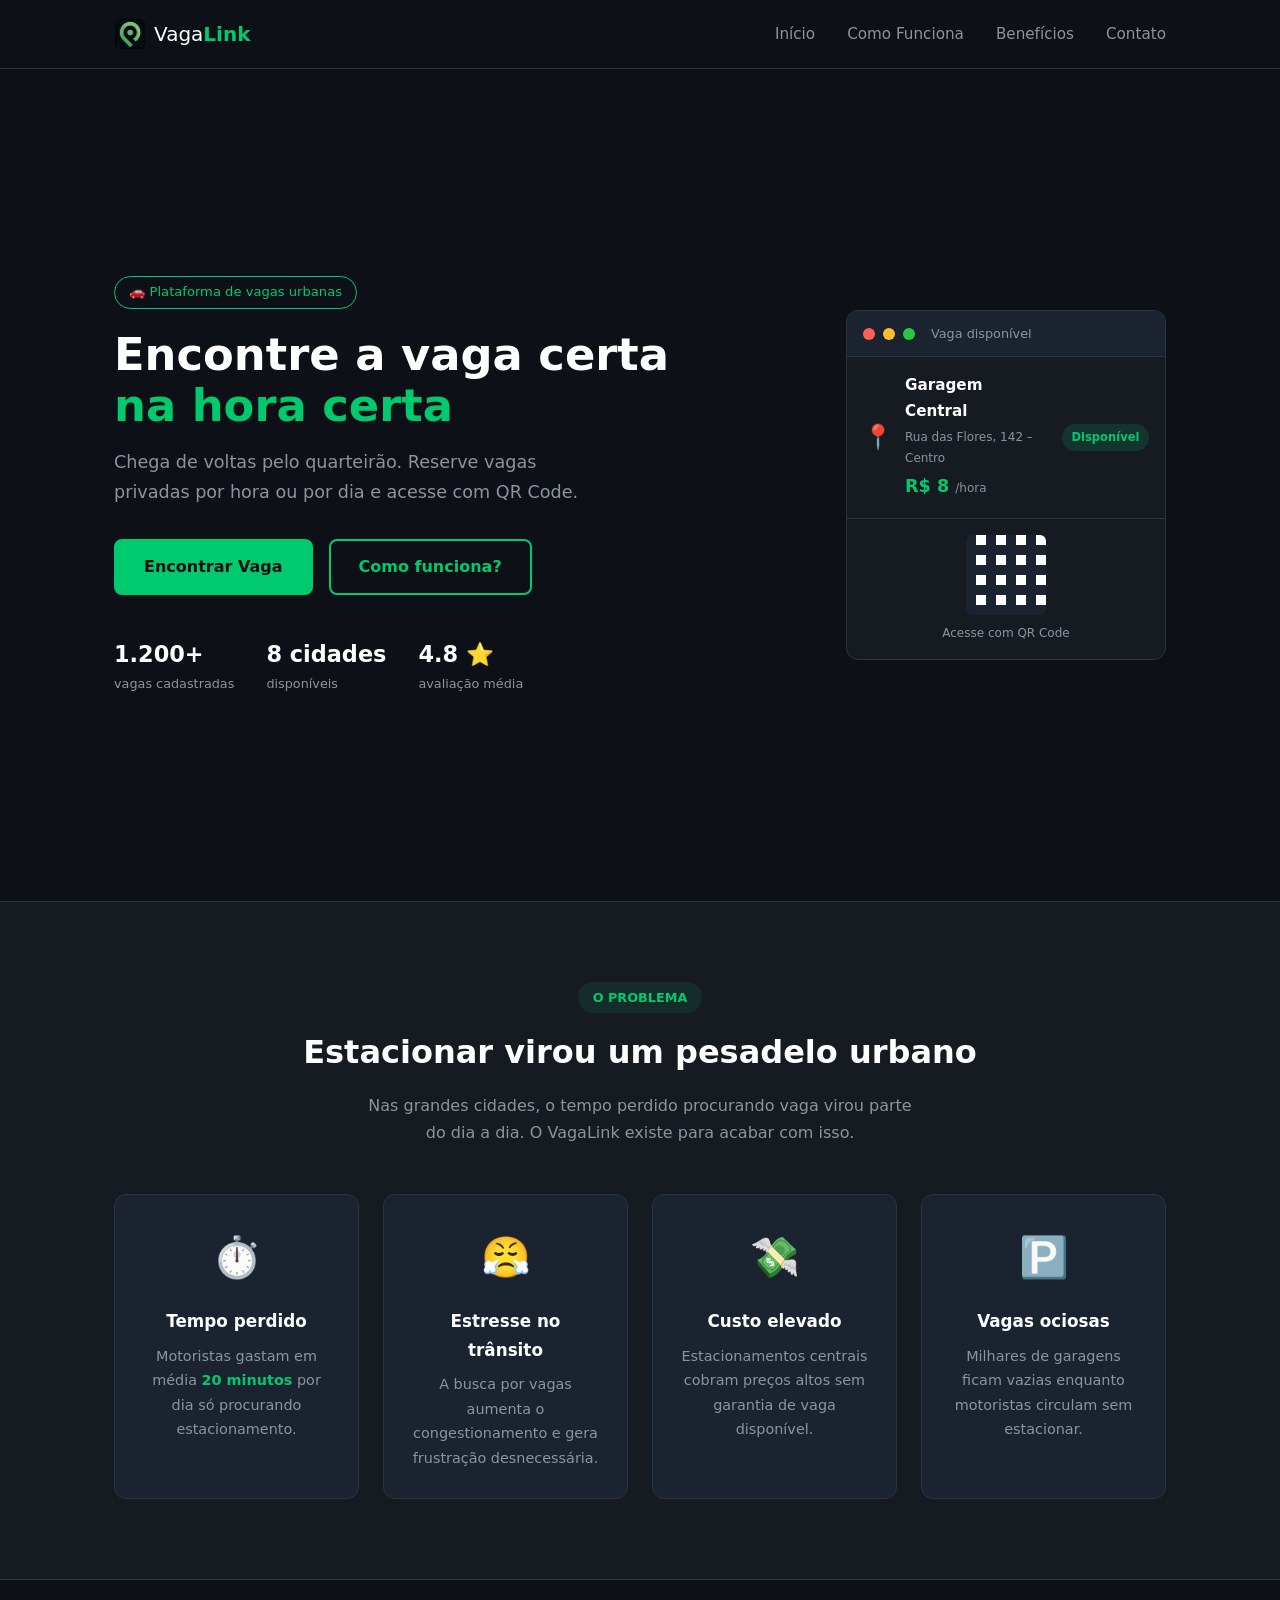
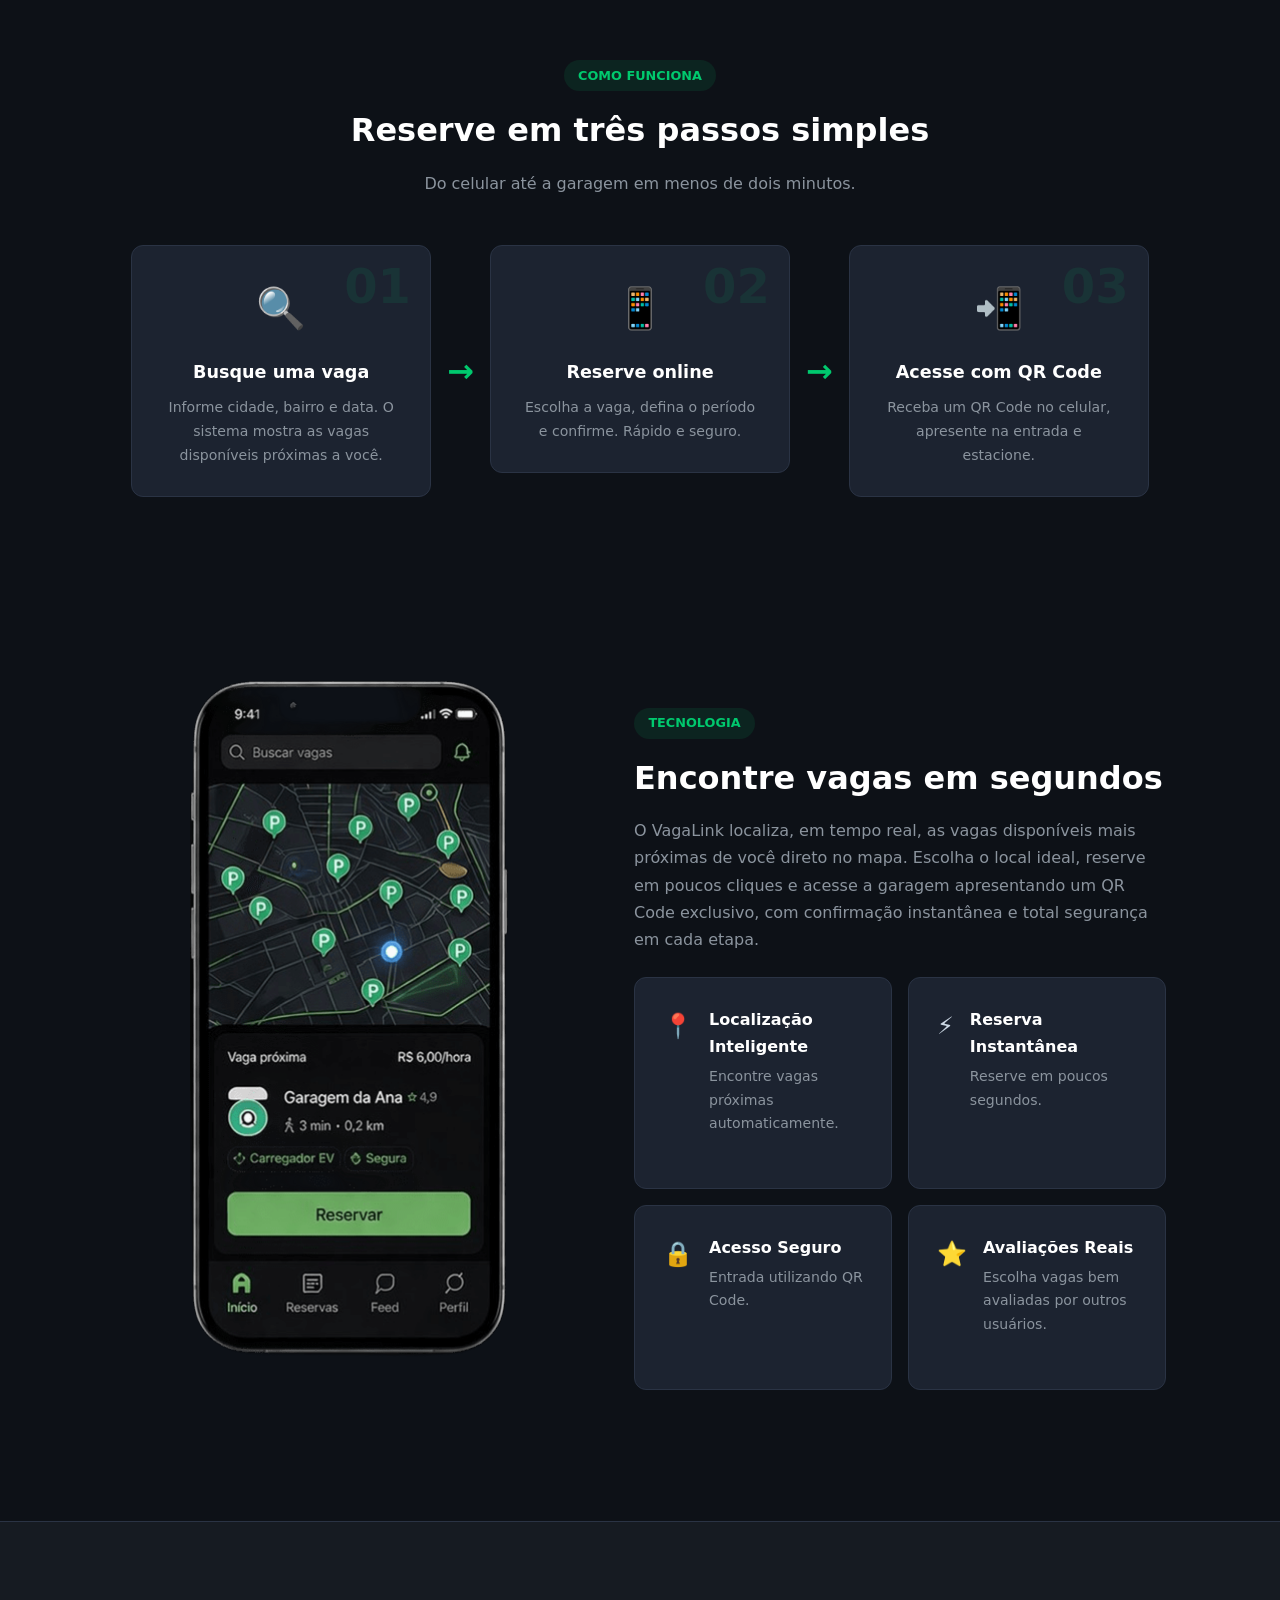
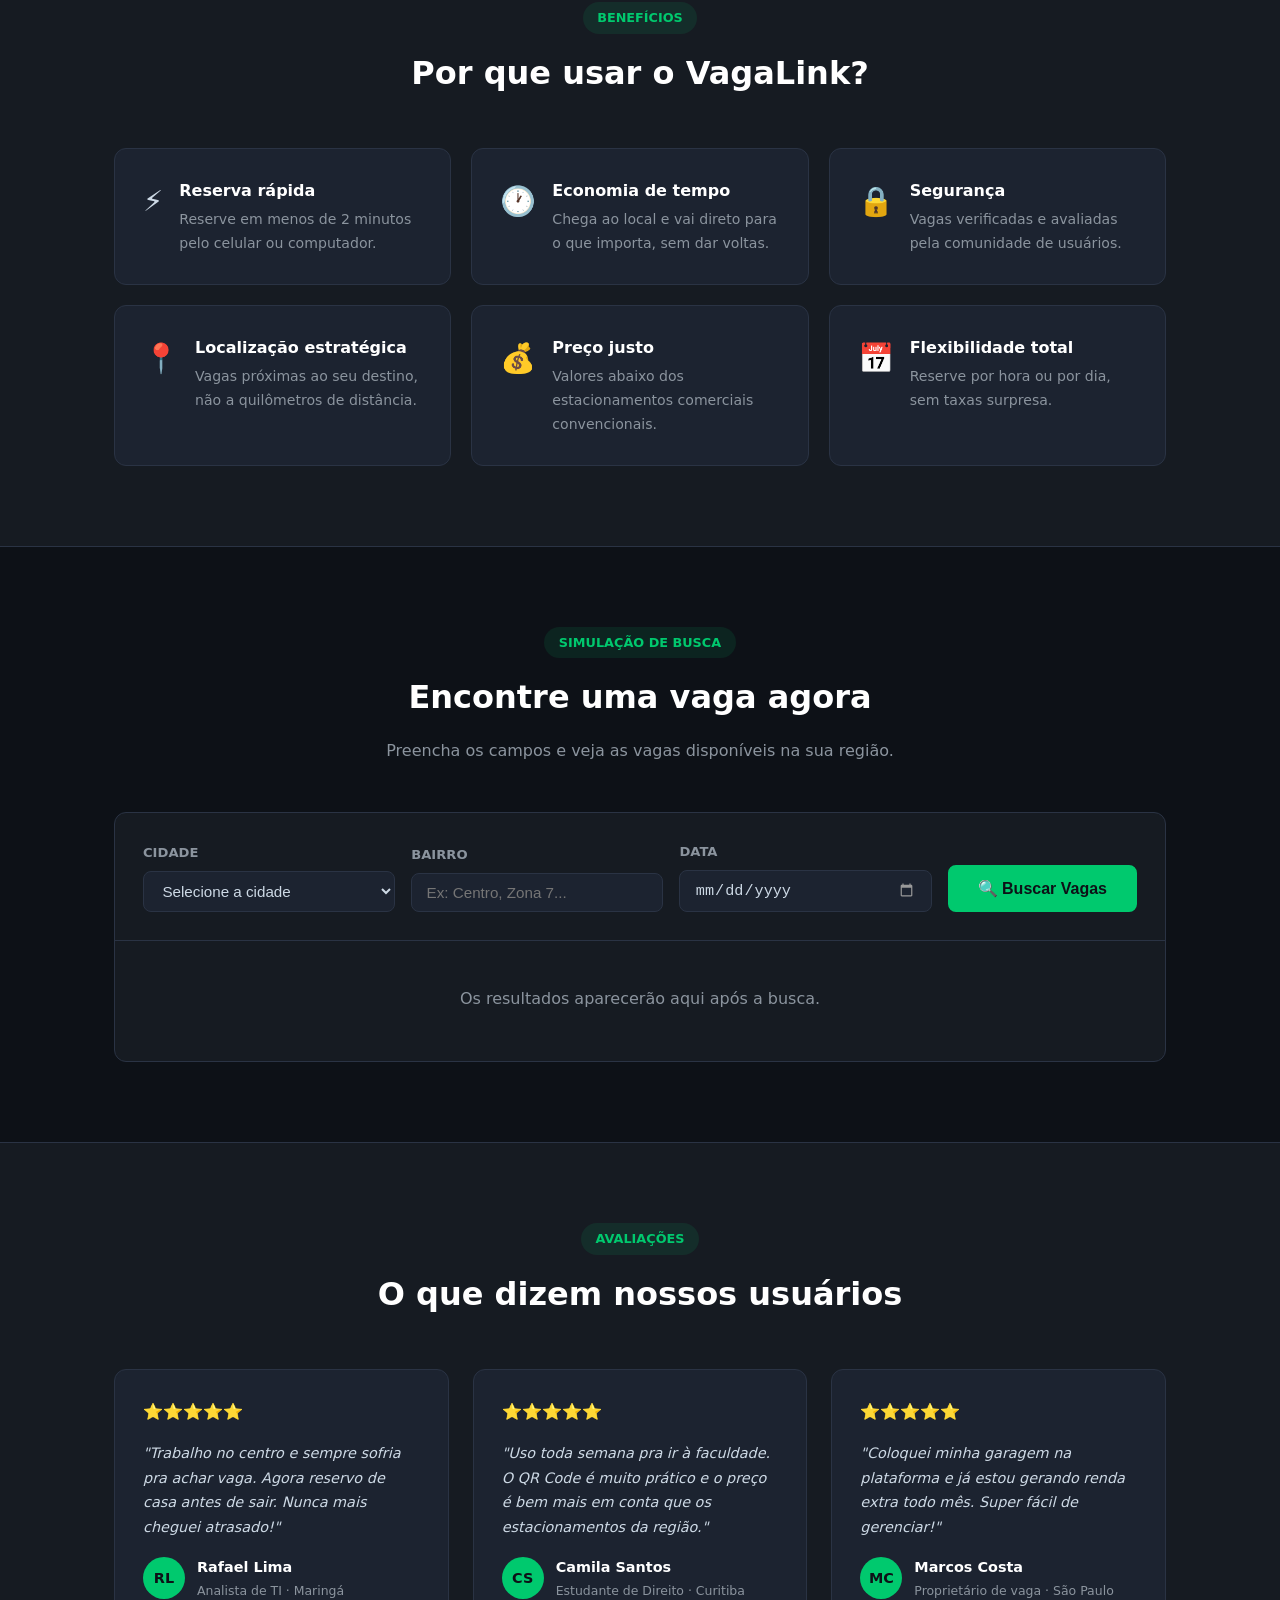
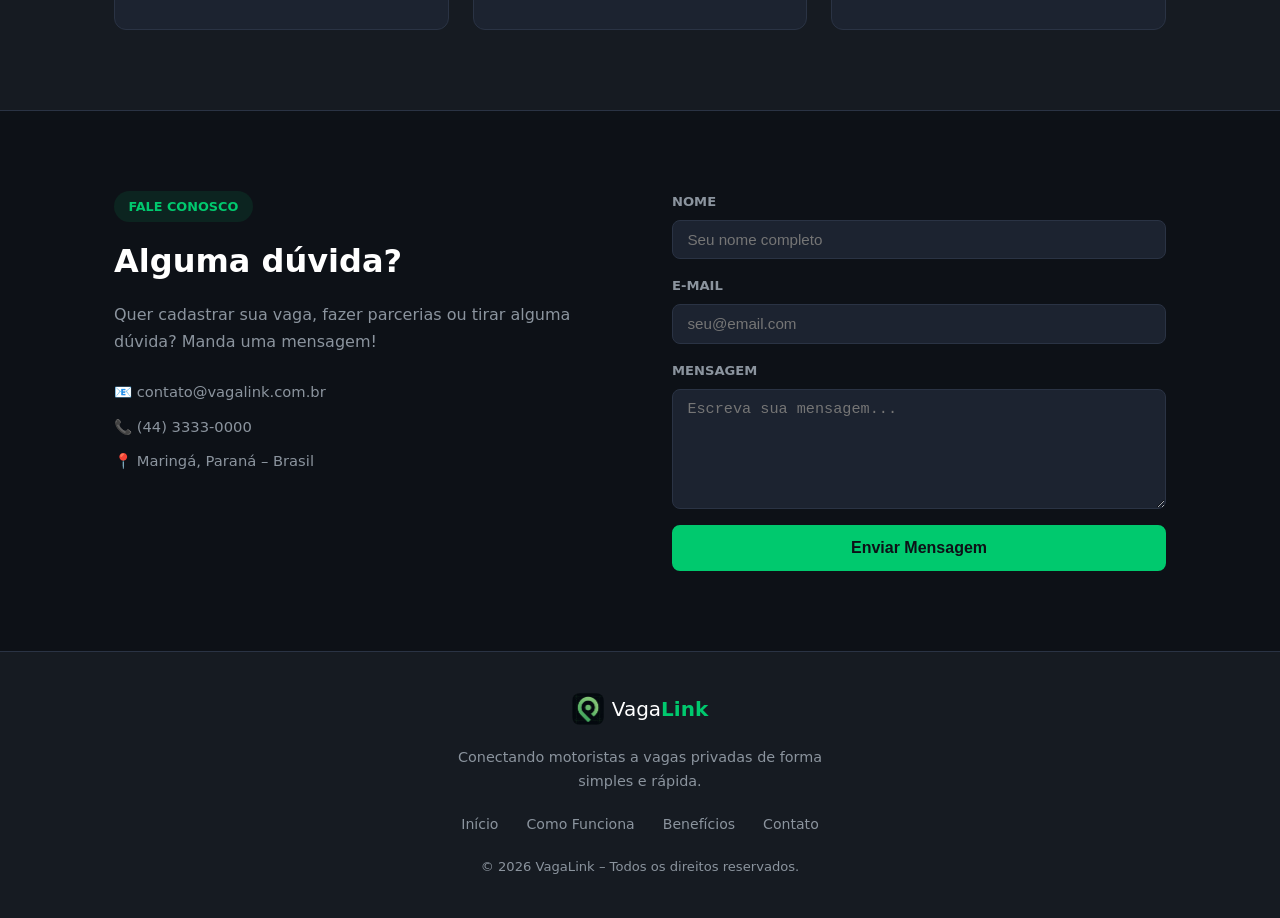
<file: index.html>
<!DOCTYPE html>
<html lang="pt-BR">
<head>
  <meta charset="UTF-8" />
  <meta name="viewport" content="width=device-width, initial-scale=1.0" />
  <link rel="icon" type="image/png" href="imagens/VagaLink_Iccon.png">
  <title>VagaLink – Encontre a vaga certa na hora certa</title>
  <link rel="stylesheet" href="style.css" />
</head>
<body>

  <!-- CABEÇALHO -->
  <header class="cabecalho">
    <div class="cabecalho-interno">

    <a href="#hero" class="logo">
    <img src="imagens/VagaLink.png" alt="Logo VagaLink" class="logo-icone">
    <span class="logo-texto">Vaga<strong>Link</strong></span>
    </a>

      <button class="btn-menu" id="btnMenu" aria-label="Abrir menu">
        <span></span><span></span><span></span>
      </button>

      <nav class="navegacao" id="navegacaoPrincipal">
        <ul class="lista-nav">
          <li><a href="#hero" class="link-nav">Início</a></li>
          <li><a href="#como-funciona" class="link-nav">Como Funciona</a></li>
          <li><a href="#beneficios" class="link-nav">Benefícios</a></li>
          <li><a href="#contato"  class="link-nav">Contato</a></li>
        </ul>
      </nav>

    </div>
  </header>

  <!-- HERO -->
  <section class="hero" id="hero">
    <div class="hero-conteudo">
      <span class="hero-badge">🚗 Plataforma de vagas urbanas</span>
      <h1 class="hero-titulo">Encontre a vaga certa<br><span class="destaque">na hora certa</span></h1>
      <p class="hero-subtitulo">Chega de voltas pelo quarteirão. Reserve vagas privadas por hora ou por dia e acesse com QR Code.</p>

      <div class="hero-acoes">
        <a href="#busca" class="btn btn-primario">Encontrar Vaga</a>
        <a href="#como-funciona" class="btn btn-contorno">Como funciona?</a>
      </div>

      <div class="hero-estatisticas">
        <div class="estatistica">
          <span class="estat-numero">1.200+</span>
          <span class="estat-legenda">vagas cadastradas</span>
        </div>
        <div class="estatistica">
          <span class="estat-numero">8 cidades</span>
          <span class="estat-legenda">disponíveis</span>
        </div>
        <div class="estatistica">
          <span class="estat-numero">4.8 ⭐</span>
          <span class="estat-legenda">avaliação média</span>
        </div>
      </div>
    </div>

    <div class="hero-visual">
      <div class="card-mockup">

        <div class="mockup-topo">
          <span class="ponto vermelho"></span>
          <span class="ponto amarelo"></span>
          <span class="ponto verde"></span>
          <span class="mockup-titulo-barra">Vaga disponível</span>
        </div>

        <div class="mockup-corpo">
          <span class="mockup-pin">📍</span>
          <div class="mockup-info">
            <p class="mockup-nome">Garagem Central</p>
            <p class="mockup-endereco">Rua das Flores, 142 – Centro</p>
            <p class="mockup-preco">R$ 8 <span>/hora</span></p>
          </div>
          <span class="mockup-etiqueta">Disponível</span>
        </div>

        <div class="mockup-qr">
          <div class="grade-qr"></div>
          <p>Acesse com QR Code</p>
        </div>

      </div>
    </div>
  </section>

  <!-- PROBLEMA -->
  <section class="secao-alt" id="problema">
    <div class="container">
      <div class="cabecalho-secao">
        <span class="rotulo-secao">O problema</span>
        <h2 class="titulo-secao">Estacionar virou um pesadelo urbano</h2>
        <p class="desc-secao">Nas grandes cidades, o tempo perdido procurando vaga virou parte do dia a dia. O VagaLink existe para acabar com isso.</p>
      </div>

   
      <div class="grade">
        <div class="card texto-centro">
          <span class="icone-card">⏱️</span>
          <h3>Tempo perdido</h3>
          <p>Motoristas gastam em média <strong>20 minutos</strong> por dia só procurando estacionamento.</p>
        </div>
        <div class="card texto-centro">
          <span class="icone-card">😤</span>
          <h3>Estresse no trânsito</h3>
          <p>A busca por vagas aumenta o congestionamento e gera frustração desnecessária.</p>
        </div>
        <div class="card texto-centro">
          <span class="icone-card">💸</span>
          <h3>Custo elevado</h3>
          <p>Estacionamentos centrais cobram preços altos sem garantia de vaga disponível.</p>
        </div>
        <div class="card texto-centro">
          <span class="icone-card">🅿️</span>
          <h3>Vagas ociosas</h3>
          <p>Milhares de garagens ficam vazias enquanto motoristas circulam sem estacionar.</p>
        </div>
      </div>
    </div>
  </section>

  <!-- COMO FUNCIONA -->
  <section class="secao" id="como-funciona">
    <div class="container">
      <div class="cabecalho-secao">
        <span class="rotulo-secao">Como funciona</span>
        <h2 class="titulo-secao">Reserve em três passos simples</h2>
        <p class="desc-secao">Do celular até a garagem em menos de dois minutos.</p>
      </div>

      <div class="grade-passos">

        <div class="card passo">
          <div class="numero-passo">01</div>
          <div class="icone-passo">🔍</div>
          <h3>Busque uma vaga</h3>
          <p>Informe cidade, bairro e data. O sistema mostra as vagas disponíveis próximas a você.</p>
        </div>

        <span class="seta-passo" aria-hidden="true">→</span>

        <div class="card passo">
          <div class="numero-passo">02</div>
          <div class="icone-passo">📱</div>
          <h3>Reserve online</h3>
          <p>Escolha a vaga, defina o período e confirme. Rápido e seguro.</p>
        </div>

        <span class="seta-passo" aria-hidden="true">→</span>

        <div class="card passo">
          <div class="numero-passo">03</div>
          <div class="icone-passo">📲</div>
          <h3>Acesse com QR Code</h3>
          <p>Receba um QR Code no celular, apresente na entrada e estacione.</p>
        </div>

      </div>
    </div>
  </section>

  <!-- SOLUÇÃO -->
  <section class="secao" id="solucao">
    <div class="container">
      <div class="solucao-interno">

        <div class="solucao-imagem">
          <img src="imagens/vagalink-app-mockup.png" alt="Tela do aplicativo VagaLink mostrando vagas próximas no mapa e botão de reserva" class="imagem-solucao">
        </div>

        <div class="solucao-conteudo">
          <span class="rotulo-secao">Tecnologia</span>
          <h2 class="titulo-secao">Encontre vagas em segundos</h2>
          <p>O VagaLink localiza, em tempo real, as vagas disponíveis mais próximas de você direto no mapa. Escolha o local ideal, reserve em poucos cliques e acesse a garagem apresentando um QR Code exclusivo, com confirmação instantânea e total segurança em cada etapa.</p>

          <div class="grade-recursos">
            <div class="card item-beneficio">
              <span class="icone-beneficio">📍</span>
              <div>
                <h4>Localização Inteligente</h4>
                <p>Encontre vagas próximas automaticamente.</p>
              </div>
            </div>
            <div class="card item-beneficio">
              <span class="icone-beneficio">⚡</span>
              <div>
                <h4>Reserva Instantânea</h4>
                <p>Reserve em poucos segundos.</p>
              </div>
            </div>
            <div class="card item-beneficio">
              <span class="icone-beneficio">🔒</span>
              <div>
                <h4>Acesso Seguro</h4>
                <p>Entrada utilizando QR Code.</p>
              </div>
            </div>
            <div class="card item-beneficio">
              <span class="icone-beneficio">⭐</span>
              <div>
                <h4>Avaliações Reais</h4>
                <p>Escolha vagas bem avaliadas por outros usuários.</p>
              </div>
            </div>
          </div>

        </div>

      </div>
    </div>
  </section>

  <!-- BENEFÍCIOS -->
  <section class="secao-alt" id="beneficios">
    <div class="container">
      <div class="cabecalho-secao">
        <span class="rotulo-secao">Benefícios</span>
        <h2 class="titulo-secao">Por que usar o VagaLink?</h2>
      </div>

      <div class="grade-2col">
        <div class="card item-beneficio">
          <span class="icone-beneficio">⚡</span>
          <div>
            <h4>Reserva rápida</h4>
            <p>Reserve em menos de 2 minutos pelo celular ou computador.</p>
          </div>
        </div>
        <div class="card item-beneficio">
          <span class="icone-beneficio">🕐</span>
          <div>
            <h4>Economia de tempo</h4>
            <p>Chega ao local e vai direto para o que importa, sem dar voltas.</p>
          </div>
        </div>
        <div class="card item-beneficio">
          <span class="icone-beneficio">🔒</span>
          <div>
            <h4>Segurança</h4>
            <p>Vagas verificadas e avaliadas pela comunidade de usuários.</p>
          </div>
        </div>
        <div class="card item-beneficio">
          <span class="icone-beneficio">📍</span>
          <div>
            <h4>Localização estratégica</h4>
            <p>Vagas próximas ao seu destino, não a quilômetros de distância.</p>
          </div>
        </div>
        <div class="card item-beneficio">
          <span class="icone-beneficio">💰</span>
          <div>
            <h4>Preço justo</h4>
            <p>Valores abaixo dos estacionamentos comerciais convencionais.</p>
          </div>
        </div>
        <div class="card item-beneficio">
          <span class="icone-beneficio">📅</span>
          <div>
            <h4>Flexibilidade total</h4>
            <p>Reserve por hora ou por dia, sem taxas surpresa.</p>
          </div>
        </div>
      </div>
    </div>
  </section>

  <!-- BUSCA DE VAGAS -->
  <section class="secao" id="busca">
    <div class="container">
      <div class="cabecalho-secao">
        <span class="rotulo-secao">Simulação de busca</span>
        <h2 class="titulo-secao">Encontre uma vaga agora</h2>
        <p class="desc-secao">Preencha os campos e veja as vagas disponíveis na sua região.</p>
      </div>

      <div class="caixa-busca">
        <div class="formulario-busca">

          <div class="campo">
            <label for="cidade">Cidade</label>
            <select id="cidade">
              <option value="">Selecione a cidade</option>
              <option>Maringá</option>
              <option>Curitiba</option>
              <option>São Paulo</option>
              <option>Londrina</option>
              <option>Campo Grande</option>
            </select>
          </div>

          <div class="campo">
            <label for="bairro">Bairro</label>
            <input type="text" id="bairro" placeholder="Ex: Centro, Zona 7..." />
          </div>

          <div class="campo">
            <label for="data">Data</label>
            <input type="date" id="data" />
          </div>

          <button class="btn btn-primario" id="btnBuscar">🔍 Buscar Vagas</button>

        </div>

        <div class="resultados" id="resultados">
          <p class="placeholder-resultado">Os resultados aparecerão aqui após a busca.</p>
        </div>
      </div>
    </div>
  </section>

  <!-- AVALIAÇÕES -->
  <section class="secao-alt" id="avaliacoes">
    <div class="container">
      <div class="cabecalho-secao">
        <span class="rotulo-secao">Avaliações</span>
        <h2 class="titulo-secao">O que dizem nossos usuários</h2>
      </div>

      <div class="grade">
        <div class="card avaliacao">
          <div class="estrelas">⭐⭐⭐⭐⭐</div>
          <p class="texto-avaliacao">"Trabalho no centro e sempre sofria pra achar vaga. Agora reservo de casa antes de sair. Nunca mais cheguei atrasado!"</p>
          <div class="autor">
            <div class="avatar">RL</div>
            <div>
              <p class="nome-autor">Rafael Lima</p>
              <p class="info-autor">Analista de TI · Maringá</p>
            </div>
          </div>
        </div>

        <div class="card avaliacao">
          <div class="estrelas">⭐⭐⭐⭐⭐</div>
          <p class="texto-avaliacao">"Uso toda semana pra ir à faculdade. O QR Code é muito prático e o preço é bem mais em conta que os estacionamentos da região."</p>
          <div class="autor">
            <div class="avatar">CS</div>
            <div>
              <p class="nome-autor">Camila Santos</p>
              <p class="info-autor">Estudante de Direito · Curitiba</p>
            </div>
          </div>
        </div>

        <div class="card avaliacao">
          <div class="estrelas">⭐⭐⭐⭐⭐</div>
          <p class="texto-avaliacao">"Coloquei minha garagem na plataforma e já estou gerando renda extra todo mês. Super fácil de gerenciar!"</p>
          <div class="autor">
            <div class="avatar">MC</div>
            <div>
              <p class="nome-autor">Marcos Costa</p>
              <p class="info-autor">Proprietário de vaga · São Paulo</p>
            </div>
          </div>
        </div>
      </div>
    </div>
  </section>

  <!-- CONTATO -->
  <section class="secao" id="contato">
    <div class="container">
      <div class="contato-interno">

        <div class="contato-info">
          <span class="rotulo-secao">Fale conosco</span>
          <h2 class="titulo-secao">Alguma dúvida?</h2>
          <p>Quer cadastrar sua vaga, fazer parcerias ou tirar alguma dúvida? Manda uma mensagem!</p>
          <ul class="lista-contato">
            <li>📧 contato@vagalink.com.br</li>
            <li>📞 (44) 3333-0000</li>
            <li>📍 Maringá, Paraná – Brasil</li>
          </ul>
        </div>

        <form class="formulario-contato" id="formContato">
          <div class="campo">
            <label for="nome">Nome</label>
            <input type="text" id="nome" placeholder="Seu nome completo" required />
          </div>
          <div class="campo">
            <label for="email">E-mail</label>
            <input type="email" id="email" placeholder="seu@email.com" required />
          </div>
          <div class="campo">
            <label for="mensagem">Mensagem</label>
            <textarea id="mensagem" rows="5" placeholder="Escreva sua mensagem..." required></textarea>
          </div>
          <div class="msg-sucesso" id="formSucesso">✅ Mensagem enviada com sucesso!</div>
          <button type="submit" class="btn btn-primario">Enviar Mensagem</button>
        </form>

      </div>
    </div>
  </section>

  <!-- RODAPÉ -->
  <footer class="rodape">
    <div class="container">
      <div class="rodape-interno">

        <a href="#hero" class="logo">
        <img src="imagens/VagaLink.png" alt="Logo VagaLink" class="logo-icone">
        <span class="logo-texto">Vaga<strong>Link</strong></span>
        </a>

        <p class="desc-rodape">Conectando motoristas a vagas privadas de forma simples e rápida.</p>

        <nav class="nav-rodape">
          <a href="#hero">Início</a>
          <a href="#como-funciona">Como Funciona</a>
          <a href="#beneficios">Benefícios</a>
          <a href="#contato">Contato</a>
        </nav>

        <p class="direitos">© <span id="anoAtual"></span> VagaLink – Todos os direitos reservados.</p>
      </div>
    </div>
  </footer>

  <script src="script.js"></script>
</body>
</html>
</file>
<file: style.css>
/* 1. RESET BÁSICO */
* { box-sizing: border-box; margin: 0; padding: 0; }

html { scroll-behavior: smooth; }

body {
  font-family: system-ui, sans-serif;
  background-color: #0d1117;
  color: #cdd9e5;
  line-height: 1.7;
}

ul { list-style: none; }
a  { text-decoration: none; color: inherit; }
img { max-width: 100%; display: block; }


/* 2. CONTAINER */
.container {
  max-width: 1100px;
  margin: 0 auto;
  padding: 0 1.5rem;
}


/* 3. BOTÕES */
.btn {
  display: inline-block;
  padding: 0.75rem 1.75rem;
  border-radius: 8px;
  font-size: 1rem;
  font-weight: 600;
  cursor: pointer;
  border: 2px solid #00c96e;
  transition: background-color 0.2s, color 0.2s;
}

.btn-primario { background-color: #00c96e; color: #0d1117; }
.btn-primario:hover { background-color: #00a559; border-color: #00a559; }

.btn-contorno { background-color: transparent; color: #00c96e; }
.btn-contorno:hover { background-color: #00c96e; color: #0d1117; }


/* 4. CABEÇALHO DE SEÇÃO (rótulo + título + descrição) */
.cabecalho-secao { text-align: center; margin-bottom: 3rem; }

.rotulo-secao {
  display: inline-block;
  font-size: 0.8rem;
  font-weight: 700;
  text-transform: uppercase;
  color: #00c96e;
  background-color: rgba(0, 201, 110, 0.1);
  padding: 0.3rem 0.9rem;
  border-radius: 999px;
  margin-bottom: 0.75rem;
}

.titulo-secao {
  font-size: 2rem;
  font-weight: 700;
  color: #fff;
  margin-bottom: 0.75rem;
}

.desc-secao { color: #8b949e; max-width: 560px; margin: 0 auto; }

/* Utilitários */
.destaque    { color: #00c96e; }
.texto-centro { text-align: center; }


/* 5. CABEÇALHO DO SITE (barra fixa no topo) */
.cabecalho {
  position: sticky;
  top: 0;
  z-index: 100;
  background-color: #0d1117;
  border-bottom: 1px solid #2a3344;
}

.cabecalho-interno {
  max-width: 1100px;
  margin: 0 auto;
  padding: 0 1.5rem;
  height: 68px;
  display: flex;
  align-items: center;
  justify-content: space-between;
}


/* 6. LOGO */
.logo { display: flex; align-items: center; gap: 0.5rem; font-size: 1.25rem; color: #fff; }

.logo-icone {
  width: 32px;
  height: 32px;
  background-color: #00c96e;
  color: #0d1117;
  font-weight: 900;
  font-size: 1.1rem;
  border-radius: 8px;
  display: flex;
  align-items: center;
  justify-content: center;
}

.logo-texto strong { color: #00c96e; }


/* 7. NAVEGAÇÃO */
.lista-nav { display: flex; gap: 2rem; }

.link-nav { font-size: 0.95rem; color: #8b949e; transition: color 0.2s; }
.link-nav:hover { color: #fff; }

/* Botão hamburguer (oculto em telas grandes) */
.btn-menu {
  display: none;
  flex-direction: column;
  gap: 5px;
  background: none;
  border: none;
  cursor: pointer;
  padding: 4px;
}

.btn-menu span { display: block; width: 24px; height: 2px; background-color: #cdd9e5; }


/* 8. HERO */
.hero {
  display: flex;
  align-items: center;
  gap: 3rem;
  padding: 5rem 1.5rem;
  max-width: 1100px;
  margin: 0 auto;
  min-height: calc(100vh - 68px);
}

.hero-conteudo { flex: 1; }

.hero-badge {
  display: inline-block;
  font-size: 0.82rem;
  color: #00c96e;
  border: 1px solid #00c96e;
  padding: 0.3rem 0.9rem;
  border-radius: 999px;
  margin-bottom: 1.2rem;
}

.hero-titulo {
  font-size: 2.8rem;
  font-weight: 800;
  color: #fff;
  line-height: 1.15;
  margin-bottom: 1rem;
}

.hero-subtitulo {
  font-size: 1.1rem;
  color: #8b949e;
  max-width: 500px;
  margin-bottom: 2rem;
}

.hero-acoes { display: flex; gap: 1rem; flex-wrap: wrap; margin-bottom: 2.5rem; }

.hero-estatisticas { display: flex; gap: 2rem; flex-wrap: wrap; }

.estatistica { display: flex; flex-direction: column; }

.estat-numero { font-size: 1.4rem; font-weight: 700; color: #fff; }
.estat-legenda { font-size: 0.8rem; color: #8b949e; }


/* 9. CARD MOCKUP (elemento decorativo do hero) */
.hero-visual { flex: 0 0 320px; }

.card-mockup {
  background-color: #161b22;
  border: 1px solid #2a3344;
  border-radius: 12px;
  overflow: hidden;
}

.mockup-topo {
  background-color: #1c2330;
  padding: 0.75rem 1rem;
  display: flex;
  align-items: center;
  gap: 0.5rem;
  border-bottom: 1px solid #2a3344;
}

/* Bolinhas coloridas estilo macOS */
.ponto { width: 12px; height: 12px; border-radius: 50%; }
.ponto.vermelho { background-color: #ff5f57; }
.ponto.amarelo  { background-color: #febc2e; }
.ponto.verde    { background-color: #28c840; }
.mockup-titulo-barra { font-size: 0.8rem; color: #8b949e; margin-left: 0.5rem; }

.mockup-corpo {
  padding: 1rem;
  display: flex;
  align-items: center;
  gap: 0.75rem;
  border-bottom: 1px solid #2a3344;
}

.mockup-pin { font-size: 1.5rem; }

.mockup-info { flex: 1; }
.mockup-nome    { font-weight: 600; color: #fff; font-size: 0.95rem; }
.mockup-endereco { font-size: 0.75rem; color: #8b949e; margin-top: 2px; }
.mockup-preco   { font-size: 1.1rem; font-weight: 700; color: #00c96e; margin-top: 4px; }
.mockup-preco span { font-size: 0.75rem; color: #8b949e; font-weight: 400; }

.mockup-etiqueta {
  background-color: rgba(0, 201, 110, 0.15);
  color: #00c96e;
  font-size: 0.72rem;
  font-weight: 700;
  padding: 0.25rem 0.6rem;
  border-radius: 999px;
}

.mockup-qr { padding: 1rem; display: flex; flex-direction: column; align-items: center; gap: 0.5rem; }
.mockup-qr p { font-size: 0.75rem; color: #8b949e; }

/* Quadrado que simula um QR Code visualmente */
.grade-qr {
  width: 80px;
  height: 80px;
  background-color: #fff;
  border-radius: 6px;
  background-image:
    repeating-linear-gradient(0deg,   #1c2330 0px, #1c2330 10px, transparent 10px, transparent 20px),
    repeating-linear-gradient(90deg,  #1c2330 0px, #1c2330 10px, transparent 10px, transparent 20px);
}


/* 10. SEÇÕES — espaçamento e fundo alternado */
.secao, .secao-alt { padding: 5rem 0; }

.secao-alt {
  background-color: #161b22;
  border-top: 1px solid #2a3344;
  border-bottom: 1px solid #2a3344;
}


/* 11. CARDS GENÉRICOS*/
.card {
  background-color: #1c2330;
  border: 1px solid #2a3344;
  border-radius: 12px;
  padding: 1.75rem;
}

.card:hover { border-color: #00c96e; }


/* 12. GRADES */
.grade {
  display: grid;
  grid-template-columns: repeat(auto-fit, minmax(220px, 1fr));
  gap: 1.5rem;
}

.grade-2col {
  display: grid;
  grid-template-columns: repeat(auto-fit, minmax(280px, 1fr));
  gap: 1.25rem;
}


/* 13. SEÇÃO PROBLEMA */
.icone-card { font-size: 2.5rem; display: block; margin-bottom: 1rem; }
.card.texto-centro h3 { font-size: 1.05rem; color: #fff; margin-bottom: 0.5rem; }
.card.texto-centro p  { font-size: 0.9rem; color: #8b949e; }
.card.texto-centro p strong { color: #00c96e; }


/* 14. COMO FUNCIONA */
.grade-passos {
  display: flex;
  gap: 1rem;
  flex-wrap: wrap;
  justify-content: center;
  align-items: flex-start;
}

.card.passo {
  flex: 1;
  min-width: 220px;
  max-width: 300px;
  text-align: center;
  position: relative;
}

.numero-passo {
  font-size: 3rem;
  font-weight: 900;
  color: rgba(0, 201, 110, 0.1);
  position: absolute;
  top: 1rem;
  right: 1.2rem;
  line-height: 1;
  user-select: none;
}

.icone-passo { font-size: 2.5rem; margin-bottom: 1rem; }
.card.passo h3 { font-size: 1.1rem; font-weight: 700; color: #fff; margin-bottom: 0.5rem; }
.card.passo p  { font-size: 0.88rem; color: #8b949e; }

.seta-passo { font-size: 2rem; color: #00c96e; align-self: center; font-weight: 700; }


/* 15. BENEFÍCIOS */
.item-beneficio { display: flex; align-items: flex-start; gap: 1rem; }
.icone-beneficio { font-size: 1.8rem; }
.item-beneficio h4 { font-size: 1rem; color: #fff; margin-bottom: 0.25rem; }
.item-beneficio p  { font-size: 0.88rem; color: #8b949e; }


/* 16. BUSCA DE VAGAS */
.caixa-busca {
  background-color: #161b22;
  border: 1px solid #2a3344;
  border-radius: 12px;
  overflow: hidden;
}

.formulario-busca {
  display: flex;
  align-items: flex-end;
  gap: 1rem;
  padding: 1.75rem;
  flex-wrap: wrap;
  border-bottom: 1px solid #2a3344;
}

.campo {
  display: flex;
  flex-direction: column;
  gap: 0.4rem;
  flex: 1;
  min-width: 160px;
}

.campo label { font-size: 0.82rem; font-weight: 600; color: #8b949e; text-transform: uppercase; }

.campo input,
.campo select,
.campo textarea {
  background-color: #1c2330;
  border: 1px solid #2a3344;
  border-radius: 8px;
  padding: 0.65rem 0.9rem;
  color: #cdd9e5;
  font-size: 0.95rem;
  width: 100%;
  outline: none;
}

.campo input:focus,
.campo select:focus,
.campo textarea:focus { border-color: #00c96e; }

.campo input[type="date"]::-webkit-calendar-picker-indicator { filter: invert(0.6); }

.resultados { padding: 1.75rem; min-height: 120px; }
.placeholder-resultado { color: #8b949e; text-align: center; padding: 1rem 0; }

/* Cards gerados pelo JS */
.grade-resultados {
  display: grid;
  grid-template-columns: repeat(auto-fill, minmax(240px, 1fr));
  gap: 1rem;
}

.card-vaga {
  background-color: #1c2330;
  border: 1px solid #2a3344;
  border-radius: 12px;
  padding: 1.25rem;
}

.card-vaga:hover { border-color: #00c96e; }

.topo-vaga { display: flex; justify-content: space-between; align-items: flex-start; margin-bottom: 0.5rem; }
.nome-vaga  { font-size: 0.95rem; font-weight: 700; color: #fff; }

.tipo-vaga { font-size: 0.7rem; padding: 0.2rem 0.5rem; border-radius: 999px; font-weight: 600; }
.tipo-vaga.coberta { background-color: rgba(0,201,110,0.12); color: #00c96e; }
.tipo-vaga.aberta  { background-color: rgba(255,191,0,0.12); color: #ffbf00; }

.endereco-vaga { font-size: 0.8rem; color: #8b949e; margin-bottom: 0.75rem; }

.rodape-vaga { display: flex; justify-content: space-between; align-items: center; }
.preco-vaga  { font-size: 1.15rem; font-weight: 700; color: #00c96e; }
.preco-vaga span { font-size: 0.75rem; color: #8b949e; font-weight: 400; }
.avaliacao-vaga  { font-size: 0.78rem; color: #8b949e; }

.btn-reservar {
  display: block;
  width: 100%;
  margin-top: 0.9rem;
  padding: 0.55rem;
  background-color: #00c96e;
  color: #0d1117;
  border: none;
  border-radius: 7px;
  font-weight: 700;
  font-size: 0.9rem;
  cursor: pointer;
}

.btn-reservar:hover { background-color: #00a559; }

.reserva-confirmada {
  border: 1px solid #00c96e;
  color: #00c96e;
  border-radius: 7px;
  padding: 0.5rem;
  text-align: center;
  font-size: 0.85rem;
  font-weight: 600;
  margin-top: 0.9rem;
}


/* 17. AVALIAÇÕES */
.card.avaliacao { display: flex; flex-direction: column; gap: 1rem; }
.estrelas { font-size: 1rem; }
.texto-avaliacao { font-size: 0.9rem; color: #cdd9e5; font-style: italic; flex: 1; }

.autor { display: flex; align-items: center; gap: 0.75rem; }

.avatar {
  width: 42px;
  height: 42px;
  border-radius: 50%;
  background-color: #00c96e;
  color: #0d1117;
  display: flex;
  align-items: center;
  justify-content: center;
  font-weight: 700;
  font-size: 0.9rem;
  flex-shrink: 0;
}

.nome-autor { font-size: 0.9rem; font-weight: 700; color: #fff; }
.info-autor  { font-size: 0.78rem; color: #8b949e; }


/* 18. CONTATO */
.secao#contato { padding: 5rem 0; }

.contato-interno {
  display: grid;
  grid-template-columns: 1fr 1fr;
  gap: 4rem;
  align-items: start;
}

.contato-info .titulo-secao { text-align: left; }
.contato-info p { color: #8b949e; margin-bottom: 1.5rem; }

.lista-contato { display: flex; flex-direction: column; gap: 0.6rem; }
.lista-contato li { font-size: 0.92rem; color: #8b949e; }

.formulario-contato { display: flex; flex-direction: column; gap: 1rem; }
.formulario-contato .campo textarea { resize: vertical; min-height: 120px; }

/* Mensagem de sucesso — oculta por padrão, exibida pelo JS */
.msg-sucesso {
  border: 1px solid #00c96e;
  color: #00c96e;
  border-radius: 8px;
  padding: 0.9rem 1.1rem;
  font-weight: 600;
  display: none;
}


/* 19. RODAPÉ */
.rodape {
  background-color: #161b22;
  border-top: 1px solid #2a3344;
  padding: 2.5rem 0;
}

.rodape-interno {
  display: flex;
  flex-direction: column;
  align-items: center;
  gap: 1.2rem;
  text-align: center;
}

.desc-rodape { font-size: 0.9rem; color: #8b949e; max-width: 400px; }

.nav-rodape { display: flex; gap: 1.75rem; flex-wrap: wrap; justify-content: center; }
.nav-rodape a { font-size: 0.88rem; color: #8b949e; }
.nav-rodape a:hover { color: #00c96e; }

.direitos { font-size: 0.82rem; color: #8b949e; }


/* 20. SOLUÇÃO (entre Como Funciona e Benefícios) */
.solucao-interno {
  display: flex;
  flex-wrap: wrap;
  align-items: center;
  gap: 3rem;
}

.solucao-imagem {
  flex: 1 1 320px;
  min-width: 280px;
  display: flex;
  justify-content: center;
}

.imagem-solucao {
  width: 100%;
  max-width: 320px;
  border-radius: 12px;
}

.solucao-conteudo { flex: 1 1 380px; min-width: 320px; }

.solucao-conteudo .titulo-secao { text-align: left; }
.solucao-conteudo p { color: #8b949e; margin-bottom: 1.5rem; }

.grade-recursos {
  display: grid;
  grid-template-columns: repeat(auto-fit, minmax(190px, 1fr));
  gap: 1rem;
}

.grade-recursos .icone-beneficio { font-size: 1.5rem; }
</file>
